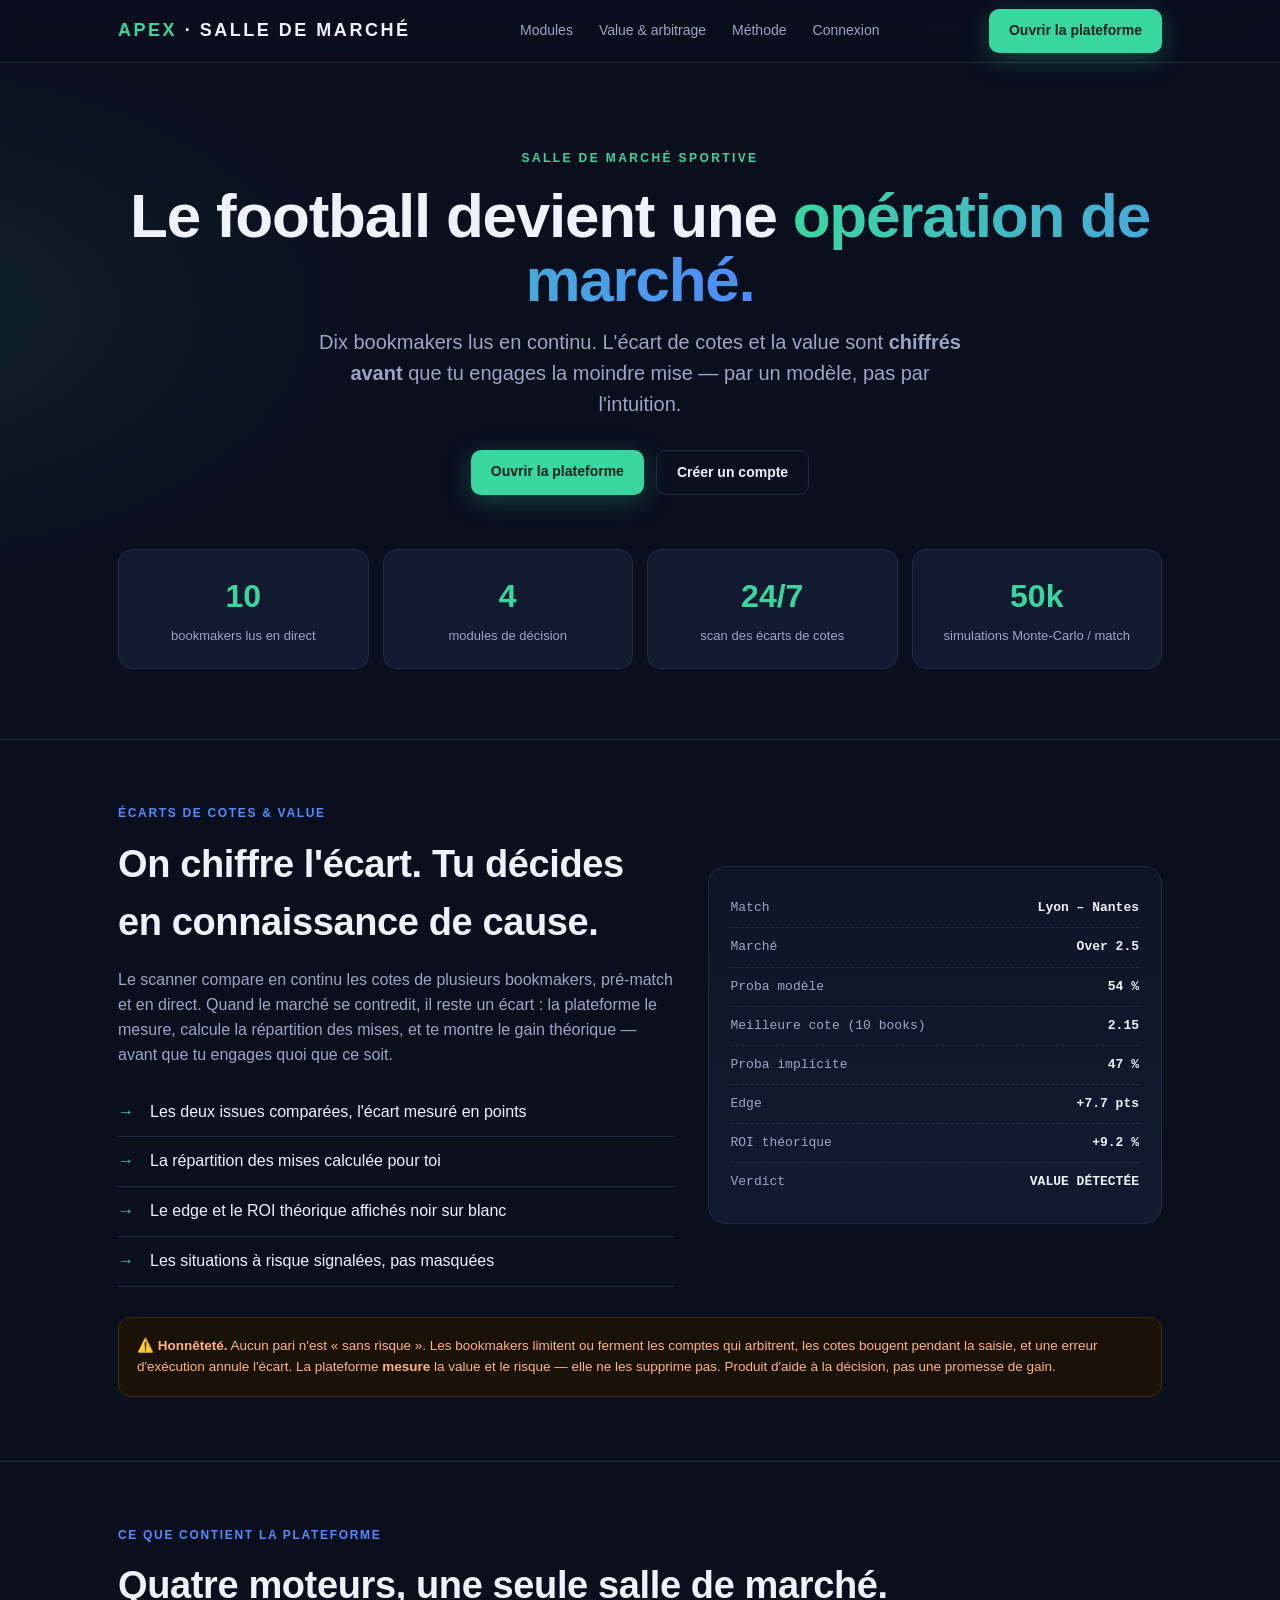
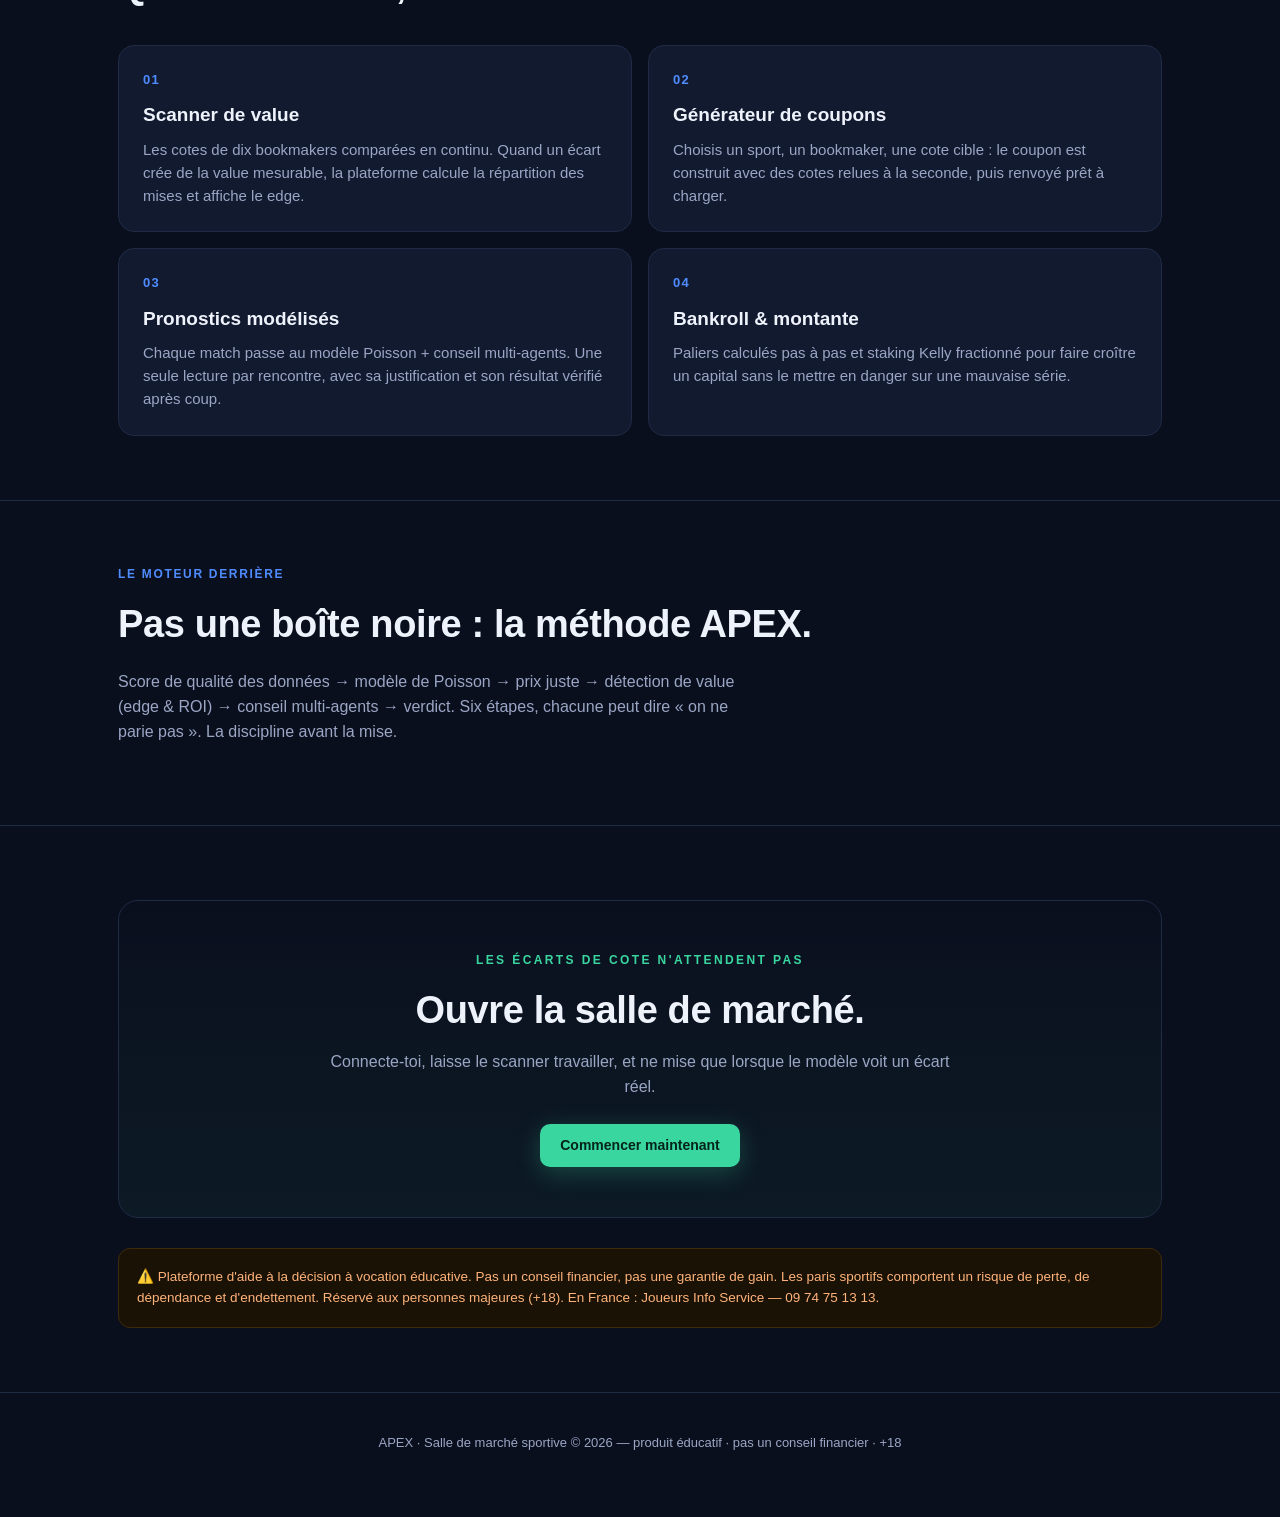
<file: platform/index.html>
<!doctype html>
<html lang="fr">
<head>
<meta charset="utf-8" />
<meta name="viewport" content="width=device-width, initial-scale=1" />
<title>APEX Salle de Marché</title>
<meta name="description" content="Salle de marché sportive APEX : dix bookmakers lus en continu, écarts de cotes et value chiffrés avant la mise. Modèle Poisson + conseil multi-agents. Produit éducatif, +18." />
<style>
  :root{
    --bg:#0a0f1e; --bg2:#0e1527; --card:#121a30; --line:#1f2a45;
    --fg:#eef2fb; --muted:#9aa6c4; --accent:#3ad6a0; --accent2:#4f8cff;
    --warn:#ffb37a;
  }
  :root:not([data-theme="light"]){ color-scheme:dark; }
  *{box-sizing:border-box}
  html{scroll-behavior:smooth}
  body{margin:0;background:
      radial-gradient(1200px 600px at 80% -10%, rgba(79,140,255,.14), transparent 60%),
      radial-gradient(900px 500px at -10% 10%, rgba(58,214,160,.10), transparent 55%),
      var(--bg);
    color:var(--fg);
    font-family:-apple-system,BlinkMacSystemFont,"Segoe UI",Roboto,Helvetica,Arial,sans-serif;
    line-height:1.55}
  .wrap{max-width:1080px;margin:0 auto;padding:0 18px}
  a{color:inherit;text-decoration:none}

  nav{position:sticky;top:0;z-index:20;backdrop-filter:blur(10px);
    background:rgba(10,15,30,.72);border-bottom:1px solid var(--line)}
  nav .wrap{display:flex;align-items:center;justify-content:space-between;height:62px}
  .brand{font-weight:800;letter-spacing:.14em;font-size:18px}
  .brand b{color:var(--accent)}
  .navlinks{display:flex;gap:26px;font-size:14px;color:var(--muted)}
  .navlinks a:hover{color:var(--fg)}
  @media(max-width:720px){.navlinks{display:none}}
  .btn{display:inline-block;background:var(--accent);color:#04231a;font-weight:800;
    padding:11px 20px;border-radius:10px;font-size:14px;transition:transform .12s,box-shadow .12s;
    box-shadow:0 6px 24px rgba(58,214,160,.25)}
  .btn:hover{transform:translateY(-2px);box-shadow:0 10px 30px rgba(58,214,160,.38)}
  .btn.ghost{background:transparent;border:1px solid var(--line);color:var(--fg);box-shadow:none}

  header.hero{padding:86px 0 60px;text-align:center}
  .eyebrow{color:var(--accent);font-weight:700;letter-spacing:.2em;text-transform:uppercase;font-size:12px}
  h1{font-size:clamp(34px,6.2vw,62px);line-height:1.04;margin:16px 0 14px;font-weight:800;letter-spacing:-.02em}
  h1 .g{background:linear-gradient(90deg,var(--accent),var(--accent2));-webkit-background-clip:text;background-clip:text;color:transparent}
  .lead{color:var(--muted);font-size:clamp(16px,2.4vw,20px);max-width:660px;margin:0 auto 30px}
  .hero-cta{display:flex;gap:12px;justify-content:center;flex-wrap:wrap}

  .stats{display:grid;grid-template-columns:repeat(4,1fr);gap:14px;margin:54px 0 10px}
  @media(max-width:720px){.stats{grid-template-columns:repeat(2,1fr)}}
  .stat{background:var(--card);border:1px solid var(--line);border-radius:14px;padding:22px 16px;text-align:center}
  .stat .v{font-size:32px;font-weight:800;color:var(--accent)}
  .stat .l{color:var(--muted);font-size:13px;margin-top:4px}

  section{padding:64px 0;border-top:1px solid var(--line)}
  .tag{color:var(--accent2);font-weight:700;letter-spacing:.14em;text-transform:uppercase;font-size:12px}
  h2{font-size:clamp(24px,4.4vw,38px);margin:12px 0 10px;font-weight:800;letter-spacing:-.01em}
  .section-lead{color:var(--muted);max-width:640px}

  .split{display:grid;grid-template-columns:1.1fr .9fr;gap:34px;align-items:center}
  @media(max-width:820px){.split{grid-template-columns:1fr}}
  .checks{list-style:none;padding:0;margin:20px 0 0}
  .checks li{padding:12px 0 12px 32px;position:relative;border-bottom:1px solid var(--line);color:var(--fg)}
  .checks li:before{content:"→";position:absolute;left:0;color:var(--accent);font-weight:800}
  .panel{background:linear-gradient(180deg,var(--bg2),var(--card));border:1px solid var(--line);
    border-radius:18px;padding:22px;font-family:"SF Mono",Menlo,Consolas,monospace;font-size:13px}
  .row{display:flex;justify-content:space-between;padding:9px 0;border-bottom:1px dashed var(--line);color:var(--muted)}
  .row b{color:var(--fg)}
  .pos{color:var(--accent)}

  .modules{display:grid;grid-template-columns:1fr 1fr;gap:16px;margin-top:30px}
  @media(max-width:720px){.modules{grid-template-columns:1fr}}
  .mod{background:var(--card);border:1px solid var(--line);border-radius:16px;padding:24px;transition:border-color .15s,transform .15s}
  .mod:hover{border-color:var(--accent);transform:translateY(-3px)}
  .mod .n{color:var(--accent2);font-weight:800;font-size:13px;letter-spacing:.1em}
  .mod h3{margin:10px 0 8px;font-size:19px}
  .mod p{margin:0;color:var(--muted);font-size:15px}

  .cta-band{text-align:center;background:linear-gradient(180deg,transparent,rgba(58,214,160,.06));border-radius:20px;padding:50px 20px;margin-top:10px;border:1px solid var(--line)}
  .disclaimer{background:#1a1205;border:1px solid #3d2a0a;border-radius:12px;padding:18px;color:var(--warn);font-size:13.5px;margin-top:30px}
  footer{padding:40px 0 64px;color:var(--muted);font-size:13px;text-align:center;border-top:1px solid var(--line)}
</style>
</head>
<body>

<nav><div class="wrap">
  <div class="brand"><b>APEX</b> · SALLE DE MARCHÉ</div>
  <div class="navlinks">
    <a href="#modules">Modules</a>
    <a href="#value">Value &amp; arbitrage</a>
    <a href="#methode">Méthode</a>
    <a href="/login">Connexion</a>
  </div>
  <a class="btn" href="/board">Ouvrir la plateforme</a>
</div></nav>

<header class="hero"><div class="wrap">
  <div class="eyebrow">Salle de marché sportive</div>
  <h1>Le football devient une <span class="g">opération de marché.</span></h1>
  <p class="lead">Dix bookmakers lus en continu. L'écart de cotes et la value sont
  <strong>chiffrés avant</strong> que tu engages la moindre mise — par un modèle, pas par l'intuition.</p>
  <div class="hero-cta">
    <a class="btn" href="/board">Ouvrir la plateforme</a>
    <a class="btn ghost" href="/account">Créer un compte</a>
  </div>

  <div class="stats">
    <div class="stat"><div class="v">10</div><div class="l">bookmakers lus en direct</div></div>
    <div class="stat"><div class="v">4</div><div class="l">modules de décision</div></div>
    <div class="stat"><div class="v">24/7</div><div class="l">scan des écarts de cotes</div></div>
    <div class="stat"><div class="v">50k</div><div class="l">simulations Monte-Carlo / match</div></div>
  </div>
</div></header>

<section id="value"><div class="wrap">
  <div class="split">
    <div>
      <div class="tag">Écarts de cotes &amp; value</div>
      <h2>On chiffre l'écart. Tu décides en connaissance de cause.</h2>
      <p class="section-lead">Le scanner compare en continu les cotes de plusieurs
      bookmakers, pré-match et en direct. Quand le marché se contredit, il reste un
      écart : la plateforme le mesure, calcule la répartition des mises, et te montre
      le gain théorique — avant que tu engages quoi que ce soit.</p>
      <ul class="checks">
        <li>Les deux issues comparées, l'écart mesuré en points</li>
        <li>La répartition des mises calculée pour toi</li>
        <li>Le edge et le ROI théorique affichés noir sur blanc</li>
        <li>Les situations à risque signalées, pas masquées</li>
      </ul>
    </div>
    <div class="panel">
      <div class="row"><span>Match</span><b>Lyon – Nantes</b></div>
      <div class="row"><span>Marché</span><b>Over 2.5</b></div>
      <div class="row"><span>Proba modèle</span><b>54 %</b></div>
      <div class="row"><span>Meilleure cote (10 books)</span><b>2.15</b></div>
      <div class="row"><span>Proba implicite</span><b>47 %</b></div>
      <div class="row"><span>Edge</span><b class="pos">+7.7 pts</b></div>
      <div class="row"><span>ROI théorique</span><b class="pos">+9.2 %</b></div>
      <div class="row" style="border:none"><span>Verdict</span><b class="pos">VALUE DÉTECTÉE</b></div>
    </div>
  </div>
  <div class="disclaimer">
    ⚠️ <strong>Honnêteté.</strong> Aucun pari n'est « sans risque ». Les bookmakers
    limitent ou ferment les comptes qui arbitrent, les cotes bougent pendant la saisie,
    et une erreur d'exécution annule l'écart. La plateforme <strong>mesure</strong> la
    value et le risque — elle ne les supprime pas. Produit d'aide à la décision, pas une
    promesse de gain.
  </div>
</div></section>

<section id="modules"><div class="wrap">
  <div class="tag">Ce que contient la plateforme</div>
  <h2>Quatre moteurs, une seule salle de marché.</h2>
  <div class="modules">
    <div class="mod"><div class="n">01</div><h3>Scanner de value</h3>
      <p>Les cotes de dix bookmakers comparées en continu. Quand un écart crée de la
      value mesurable, la plateforme calcule la répartition des mises et affiche le edge.</p></div>
    <div class="mod"><div class="n">02</div><h3>Générateur de coupons</h3>
      <p>Choisis un sport, un bookmaker, une cote cible : le coupon est construit avec
      des cotes relues à la seconde, puis renvoyé prêt à charger.</p></div>
    <div class="mod"><div class="n">03</div><h3>Pronostics modélisés</h3>
      <p>Chaque match passe au modèle Poisson + conseil multi-agents. Une seule lecture
      par rencontre, avec sa justification et son résultat vérifié après coup.</p></div>
    <div class="mod"><div class="n">04</div><h3>Bankroll &amp; montante</h3>
      <p>Paliers calculés pas à pas et staking Kelly fractionné pour faire croître un
      capital sans le mettre en danger sur une mauvaise série.</p></div>
  </div>
</div></section>

<section id="methode"><div class="wrap">
  <div class="tag">Le moteur derrière</div>
  <h2>Pas une boîte noire : la méthode APEX.</h2>
  <p class="section-lead">Score de qualité des données → modèle de Poisson → prix juste
  → détection de value (edge &amp; ROI) → conseil multi-agents → verdict. Six étapes,
  chacune peut dire « on ne parie pas ». La discipline avant la mise.</p>
</div></section>

<section id="start"><div class="wrap">
  <div class="cta-band">
    <div class="eyebrow">Les écarts de cote n'attendent pas</div>
    <h2>Ouvre la salle de marché.</h2>
    <p class="section-lead" style="margin:0 auto 24px">Connecte-toi, laisse le scanner
    travailler, et ne mise que lorsque le modèle voit un écart réel.</p>
    <a class="btn" href="/account">Commencer maintenant</a>
  </div>
  <div class="disclaimer">
    ⚠️ Plateforme d'aide à la décision à vocation éducative. Pas un conseil financier,
    pas une garantie de gain. Les paris sportifs comportent un risque de perte, de
    dépendance et d'endettement. Réservé aux personnes majeures (+18). En France :
    Joueurs Info Service — 09 74 75 13 13.
  </div>
</div></section>

<footer><div class="wrap">
  APEX · Salle de marché sportive © 2026 — produit éducatif · pas un conseil financier · +18
</div></footer>

</body>
</html>
</file>
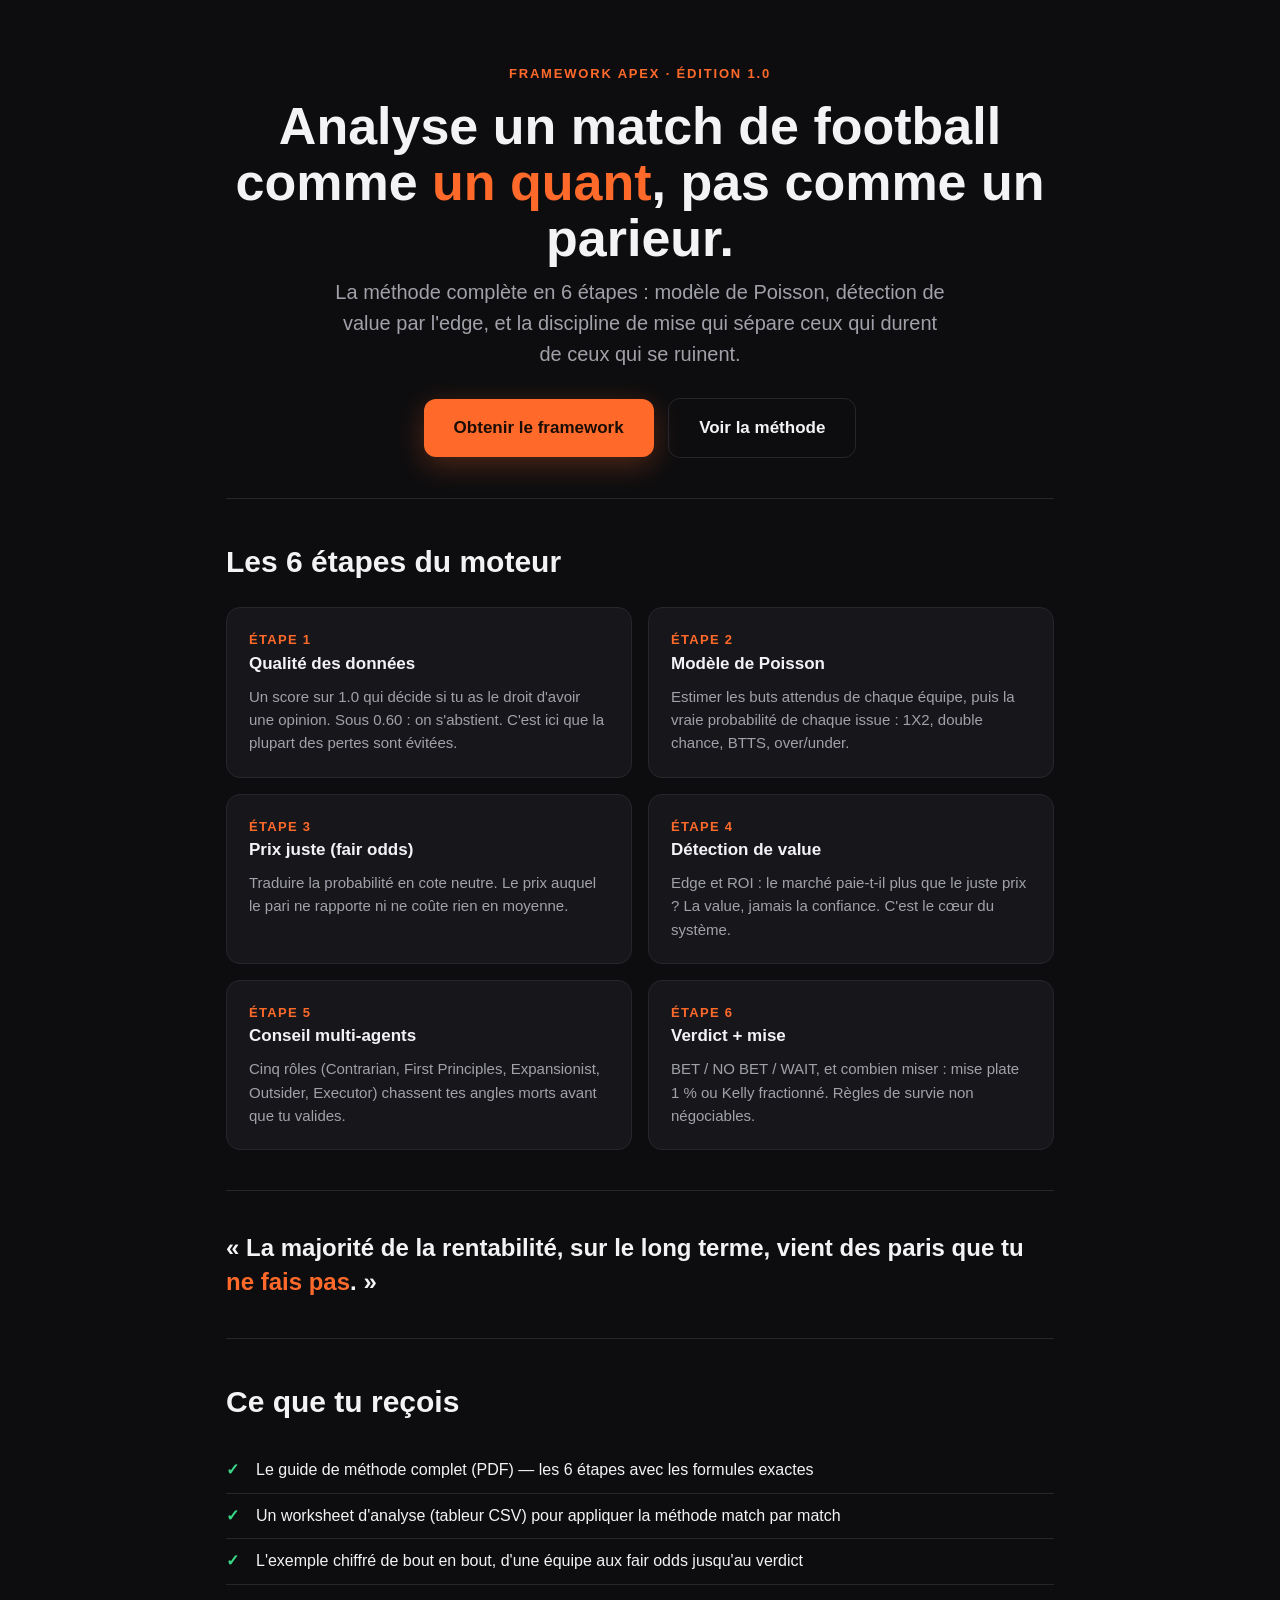
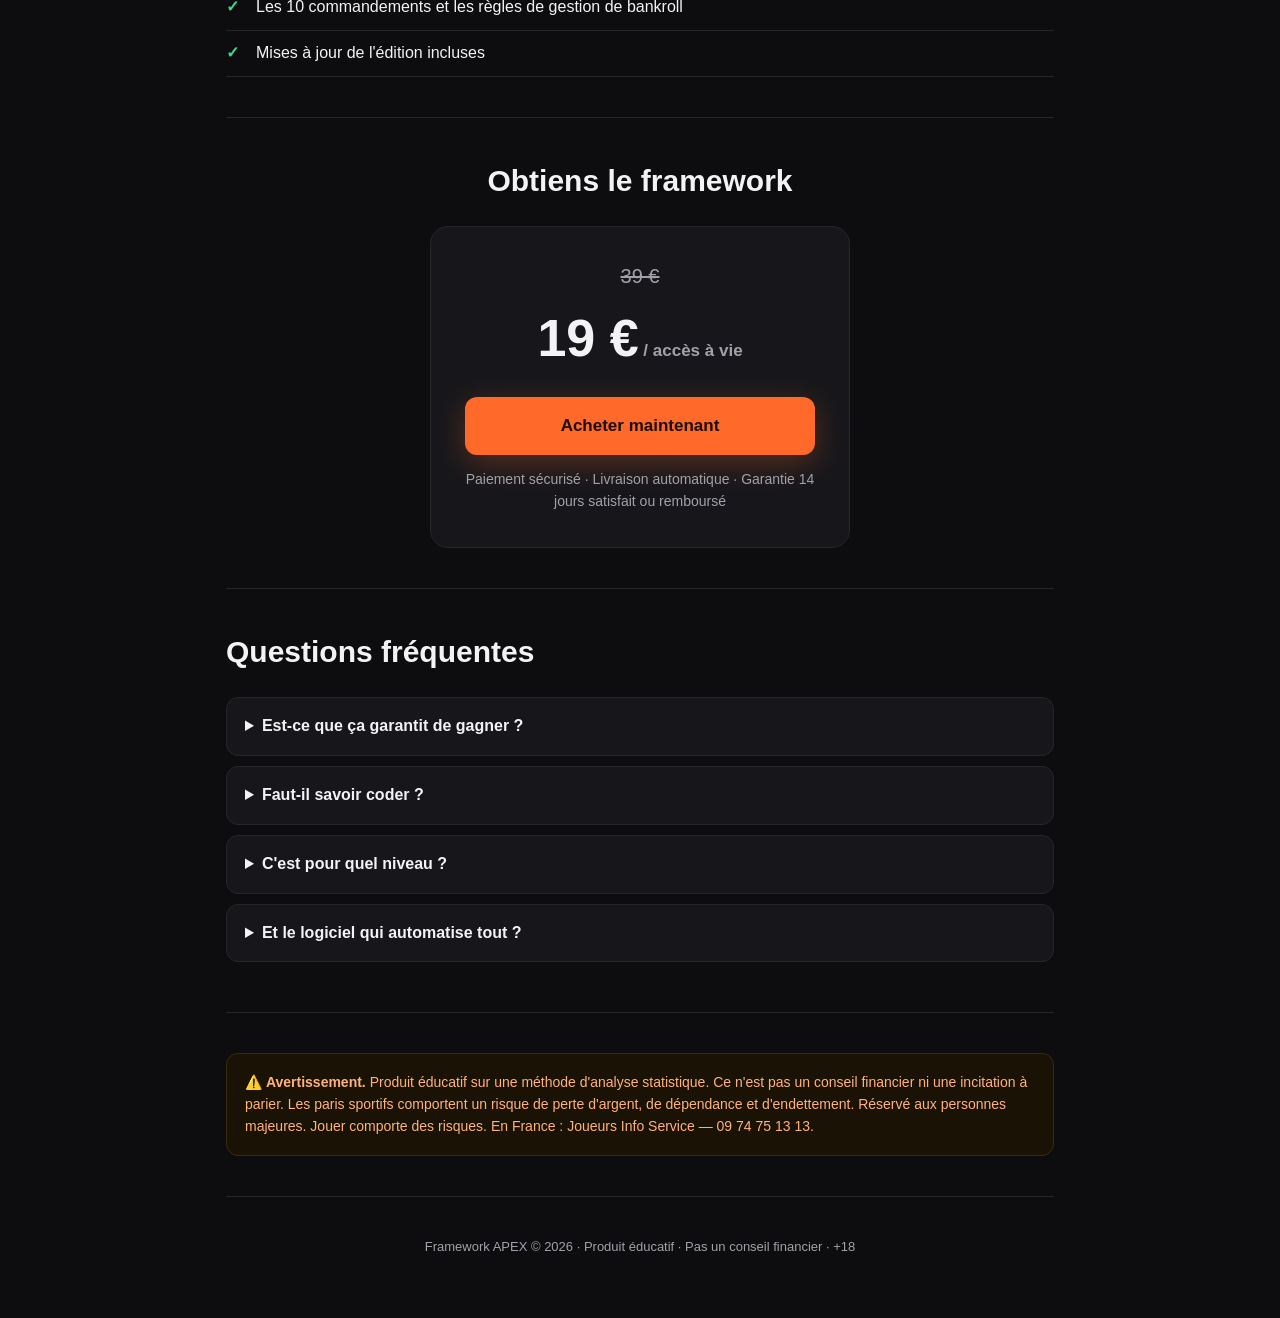
<file: product/sales-page/index.html>
<!doctype html>
<html lang="fr">
<head>
<meta charset="utf-8" />
<meta name="viewport" content="width=device-width, initial-scale=1" />
<title>Framework APEX — Analyse football</title>
<meta name="description" content="La méthode quantitative pour analyser un match de football : modèle de Poisson, détection de value, discipline de mise. Produit éducatif." />
<style>
  :root{
    --bg:#0d0d0f; --card:#17171b; --line:#26262c; --fg:#f3f3f5;
    --muted:#a1a1aa; --accent:#ff6a2b; --accent2:#ffb37a; --ok:#39d98a;
  }
  *{box-sizing:border-box}
  body{margin:0;background:var(--bg);color:var(--fg);
    font-family:-apple-system,BlinkMacSystemFont,"Segoe UI",Roboto,Helvetica,Arial,sans-serif;
    line-height:1.55;-webkit-font-smoothing:antialiased}
  .wrap{max-width:860px;margin:0 auto;padding:0 16px}
  header{padding:64px 0 40px;text-align:center}
  .kicker{color:var(--accent);font-weight:700;letter-spacing:.14em;text-transform:uppercase;font-size:13px}
  h1{font-size:clamp(30px,6vw,52px);line-height:1.08;margin:14px 0 10px;font-weight:800}
  h1 .hl{color:var(--accent)}
  .sub{color:var(--muted);font-size:clamp(16px,2.6vw,20px);max-width:620px;margin:0 auto}
  .cta{display:inline-block;margin-top:28px;background:var(--accent);color:#1a0d05;
    font-weight:800;text-decoration:none;padding:16px 30px;border-radius:12px;font-size:17px;
    transition:transform .12s ease,box-shadow .12s ease;box-shadow:0 8px 30px rgba(255,106,43,.28)}
  .cta:hover{transform:translateY(-2px);box-shadow:0 12px 38px rgba(255,106,43,.4)}
  .cta.secondary{background:transparent;color:var(--fg);border:1px solid var(--line);box-shadow:none;margin-left:10px}
  section{padding:40px 0;border-top:1px solid var(--line)}
  h2{font-size:clamp(22px,4vw,30px);margin:0 0 22px;font-weight:800}
  .grid{display:grid;grid-template-columns:1fr 1fr;gap:16px}
  @media(max-width:620px){.grid{grid-template-columns:1fr}}
  .card{background:var(--card);border:1px solid var(--line);border-radius:14px;padding:22px}
  .card h3{margin:0 0 8px;font-size:17px}
  .card p{margin:0;color:var(--muted);font-size:15px}
  .num{color:var(--accent);font-weight:800;font-size:13px;letter-spacing:.1em}
  ul.clean{list-style:none;padding:0;margin:0}
  ul.clean li{padding:10px 0 10px 30px;position:relative;border-bottom:1px solid var(--line)}
  ul.clean li:before{content:"✓";position:absolute;left:0;color:var(--ok);font-weight:800}
  .price-box{background:var(--card);border:1px solid var(--line);border-radius:18px;padding:34px;text-align:center;max-width:420px;margin:0 auto}
  .price{font-size:52px;font-weight:800;margin:6px 0}
  .price small{font-size:17px;color:var(--muted);font-weight:600}
  .was{color:var(--muted);text-decoration:line-through;font-size:20px}
  .guarantee{color:var(--muted);font-size:14px;margin-top:14px}
  details{background:var(--card);border:1px solid var(--line);border-radius:12px;padding:16px 18px;margin-bottom:10px}
  summary{cursor:pointer;font-weight:700}
  details p{color:var(--muted);margin:10px 0 0}
  .disclaimer{background:#1a1205;border:1px solid #3d2a0a;border-radius:12px;padding:18px;color:var(--accent2);font-size:14px}
  footer{padding:40px 0 60px;color:var(--muted);font-size:13px;text-align:center;border-top:1px solid var(--line)}
  .quote{font-size:clamp(18px,3vw,24px);font-weight:600;line-height:1.4}
  .quote span{color:var(--accent)}
</style>
</head>
<body>
<div class="wrap">

  <header>
    <div class="kicker">Framework APEX · Édition 1.0</div>
    <h1>Analyse un match de football comme <span class="hl">un quant</span>, pas comme un parieur.</h1>
    <p class="sub">La méthode complète en 6 étapes : modèle de Poisson, détection de value par l'edge, et la discipline de mise qui sépare ceux qui durent de ceux qui se ruinent.</p>
    <a class="cta" href="#acheter">Obtenir le framework</a>
    <a class="cta secondary" href="#methode">Voir la méthode</a>
  </header>

  <section id="methode">
    <h2>Les 6 étapes du moteur</h2>
    <div class="grid">
      <div class="card"><div class="num">ÉTAPE 1</div><h3>Qualité des données</h3><p>Un score sur 1.0 qui décide si tu as le droit d'avoir une opinion. Sous 0.60 : on s'abstient. C'est ici que la plupart des pertes sont évitées.</p></div>
      <div class="card"><div class="num">ÉTAPE 2</div><h3>Modèle de Poisson</h3><p>Estimer les buts attendus de chaque équipe, puis la vraie probabilité de chaque issue : 1X2, double chance, BTTS, over/under.</p></div>
      <div class="card"><div class="num">ÉTAPE 3</div><h3>Prix juste (fair odds)</h3><p>Traduire la probabilité en cote neutre. Le prix auquel le pari ne rapporte ni ne coûte rien en moyenne.</p></div>
      <div class="card"><div class="num">ÉTAPE 4</div><h3>Détection de value</h3><p>Edge et ROI : le marché paie-t-il plus que le juste prix ? La value, jamais la confiance. C'est le cœur du système.</p></div>
      <div class="card"><div class="num">ÉTAPE 5</div><h3>Conseil multi-agents</h3><p>Cinq rôles (Contrarian, First Principles, Expansionist, Outsider, Executor) chassent tes angles morts avant que tu valides.</p></div>
      <div class="card"><div class="num">ÉTAPE 6</div><h3>Verdict + mise</h3><p>BET / NO BET / WAIT, et combien miser : mise plate 1 % ou Kelly fractionné. Règles de survie non négociables.</p></div>
    </div>
  </section>

  <section>
    <div class="quote">« La majorité de la rentabilité, sur le long terme, vient des paris que tu <span>ne fais pas</span>. »</div>
  </section>

  <section>
    <h2>Ce que tu reçois</h2>
    <ul class="clean">
      <li>Le guide de méthode complet (PDF) — les 6 étapes avec les formules exactes</li>
      <li>Un worksheet d'analyse (tableur CSV) pour appliquer la méthode match par match</li>
      <li>L'exemple chiffré de bout en bout, d'une équipe aux fair odds jusqu'au verdict</li>
      <li>Les 10 commandements et les règles de gestion de bankroll</li>
      <li>Mises à jour de l'édition incluses</li>
    </ul>
  </section>

  <section id="acheter">
    <h2 style="text-align:center">Obtiens le framework</h2>
    <div class="price-box">
      <div class="was">39 €</div>
      <div class="price">19 €<small> / accès à vie</small></div>
      <!-- REMPLACE l'URL ci-dessous par ton lien de produit Gumroad / Stripe Payment Link -->
      <a class="cta" style="display:block;margin-top:18px" href="https://TON-COMPTE.gumroad.com/l/apex-framework" target="_blank" rel="noopener">Acheter maintenant</a>
      <div class="guarantee">Paiement sécurisé · Livraison automatique · Garantie 14 jours satisfait ou remboursé</div>
    </div>
  </section>

  <section>
    <h2>Questions fréquentes</h2>
    <details><summary>Est-ce que ça garantit de gagner ?</summary><p>Non, et méfie-toi de quiconque le promet. C'est une méthode d'analyse et de discipline. Aucune méthode ne garantit un gain ; les paris comportent un risque réel de perte.</p></details>
    <details><summary>Faut-il savoir coder ?</summary><p>Non. Le guide s'applique à la main ou dans un tableur. Les formules sont données explicitement.</p></details>
    <details><summary>C'est pour quel niveau ?</summary><p>Débutant discipliné à intermédiaire. Si tu paries au feeling, c'est fait pour toi. Si tu es déjà quant pro, tu connais sans doute déjà l'essentiel.</p></details>
    <details><summary>Et le logiciel qui automatise tout ?</summary><p>Il existe (APEX Football Council Analyzer). Le guide enseigne la méthode ; l'outil l'automatise. Les deux sont complémentaires.</p></details>
  </section>

  <section>
    <div class="disclaimer">
      ⚠️ <strong>Avertissement.</strong> Produit éducatif sur une méthode d'analyse statistique. Ce n'est pas un conseil financier ni une incitation à parier. Les paris sportifs comportent un risque de perte d'argent, de dépendance et d'endettement. Réservé aux personnes majeures. Jouer comporte des risques. En France : Joueurs Info Service — 09 74 75 13 13.
    </div>
  </section>

  <footer>
    Framework APEX © 2026 · Produit éducatif · Pas un conseil financier · +18
  </footer>

</div>
</body>
</html>
</file>
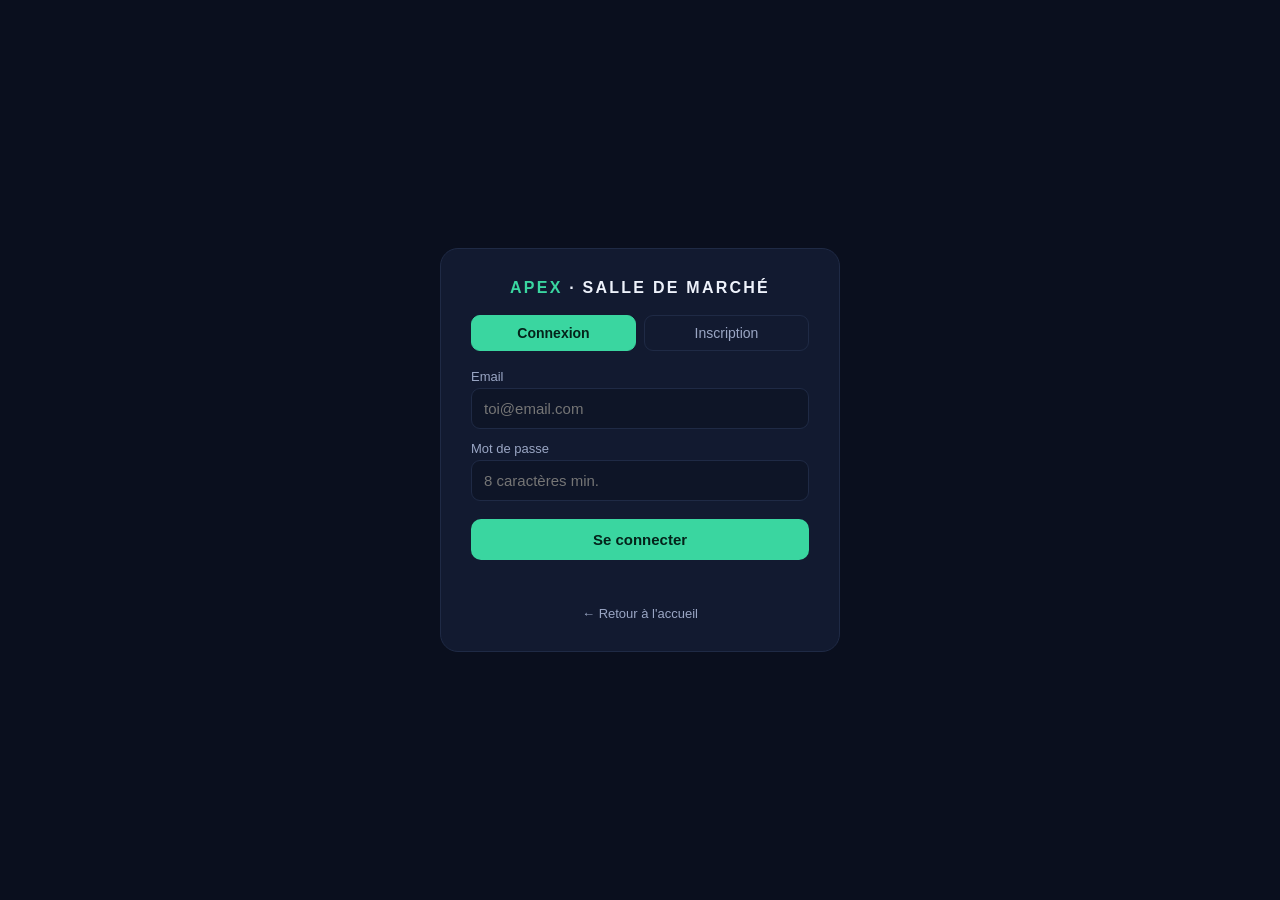
<file: platform/login.html>
<!doctype html>
<html lang="fr">
<head>
<meta charset="utf-8" /><meta name="viewport" content="width=device-width, initial-scale=1" />
<title>APEX Connexion</title>
<meta name="description" content="Connexion et inscription à la plateforme APEX." />
<style>
  :root{--bg:#0a0f1e;--card:#121a30;--line:#1f2a45;--fg:#eef2fb;--muted:#9aa6c4;--accent:#3ad6a0;--bad:#ff6b6b}
  :root:not([data-theme="light"]){color-scheme:dark}
  *{box-sizing:border-box}
  body{margin:0;min-height:100vh;background:var(--bg);color:var(--fg);display:flex;align-items:center;justify-content:center;
    font-family:-apple-system,BlinkMacSystemFont,"Segoe UI",Roboto,Helvetica,Arial,sans-serif;padding:20px}
  .box{width:100%;max-width:400px;background:var(--card);border:1px solid var(--line);border-radius:18px;padding:30px}
  .brand{font-weight:800;letter-spacing:.14em;text-align:center;margin-bottom:6px}.brand b{color:var(--accent)}
  .tabs{display:flex;gap:8px;margin:18px 0}
  .tab{flex:1;text-align:center;padding:9px;border-radius:9px;border:1px solid var(--line);cursor:pointer;font-size:14px;color:var(--muted)}
  .tab.on{background:var(--accent);color:#04231a;font-weight:800;border-color:var(--accent)}
  label{display:block;font-size:13px;color:var(--muted);margin:12px 0 4px}
  input{width:100%;background:#0e1527;border:1px solid var(--line);color:var(--fg);border-radius:9px;padding:11px 12px;font-size:15px}
  button.go{width:100%;margin-top:18px;background:var(--accent);color:#04231a;border:none;border-radius:10px;padding:12px;font-weight:800;cursor:pointer;font-size:15px}
  .msg{margin-top:12px;font-size:13px;min-height:18px}.msg.err{color:var(--bad)}.msg.ok{color:var(--accent)}
  .back{display:block;text-align:center;margin-top:16px;color:var(--muted);font-size:13px;text-decoration:none}
</style>
</head>
<body>
<div class="box">
  <div class="brand"><b>APEX</b> · SALLE DE MARCHÉ</div>
  <div class="tabs">
    <div class="tab on" id="tLogin">Connexion</div>
    <div class="tab" id="tReg">Inscription</div>
  </div>
  <label>Email</label><input id="email" type="email" autocomplete="email" placeholder="toi@email.com">
  <label>Mot de passe</label><input id="pass" type="password" autocomplete="current-password" placeholder="8 caractères min.">
  <button class="go" id="go">Se connecter</button>
  <div class="msg" id="msg"></div>
  <a class="back" href="/platform">← Retour à l'accueil</a>
</div>
<script>
let mode="login";
const msg=document.getElementById("msg");
function setMode(m){ mode=m;
  document.getElementById("tLogin").classList.toggle("on",m==="login");
  document.getElementById("tReg").classList.toggle("on",m==="reg");
  document.getElementById("go").textContent = m==="login"?"Se connecter":"Créer mon compte";
  msg.textContent="";
}
document.getElementById("tLogin").onclick=()=>setMode("login");
document.getElementById("tReg").onclick=()=>setMode("reg");
document.getElementById("go").onclick=async()=>{
  const email=document.getElementById("email").value.trim();
  const password=document.getElementById("pass").value;
  msg.className="msg"; msg.textContent="…";
  try{
    const res=await fetch(`/api/${mode==="login"?"login":"register"}`,{method:"POST",
      headers:{"Content-Type":"application/json"},body:JSON.stringify({email,password})});
    const d=await res.json();
    if(!res.ok){ msg.className="msg err"; msg.textContent=d.detail||"Erreur."; return; }
    msg.className="msg ok"; msg.textContent="OK, redirection…";
    location.href="/account";
  }catch(e){ msg.className="msg err"; msg.textContent="Serveur injoignable."; }
};
</script>
</body>
</html>
</file>
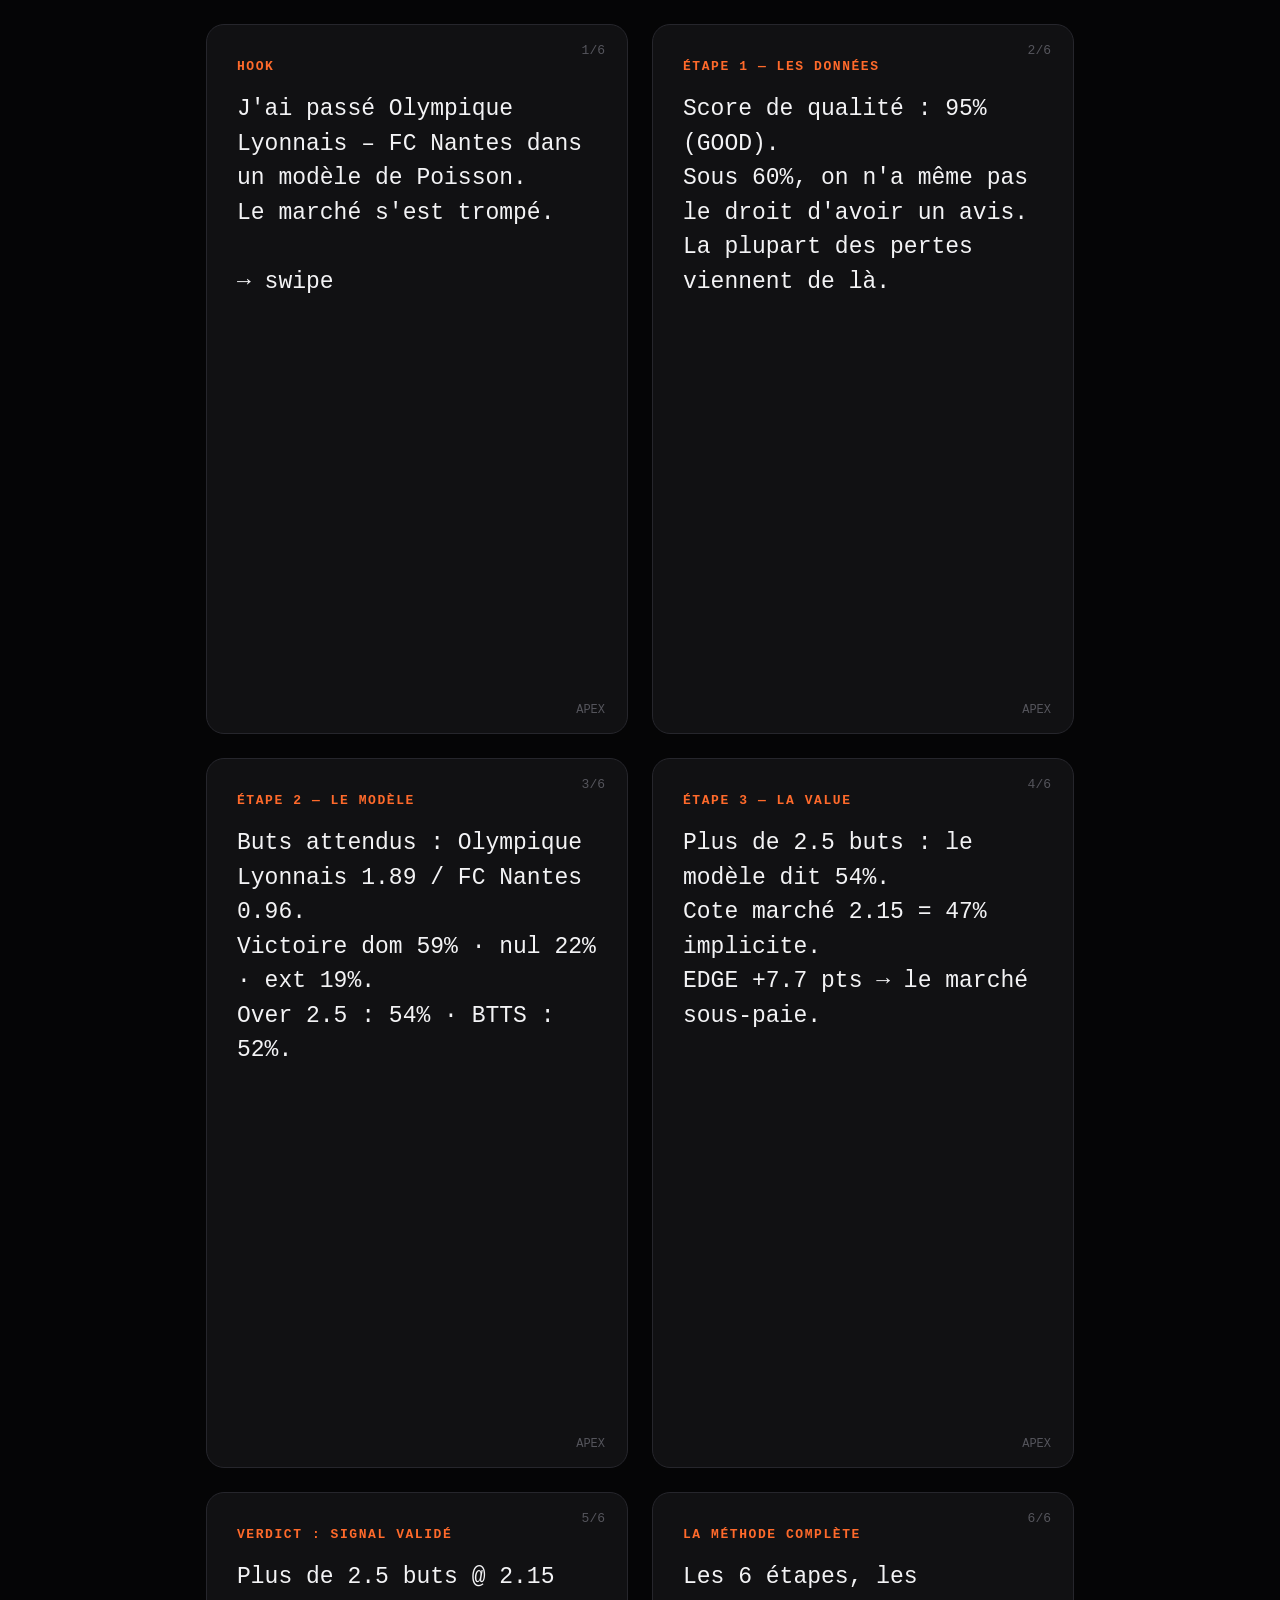
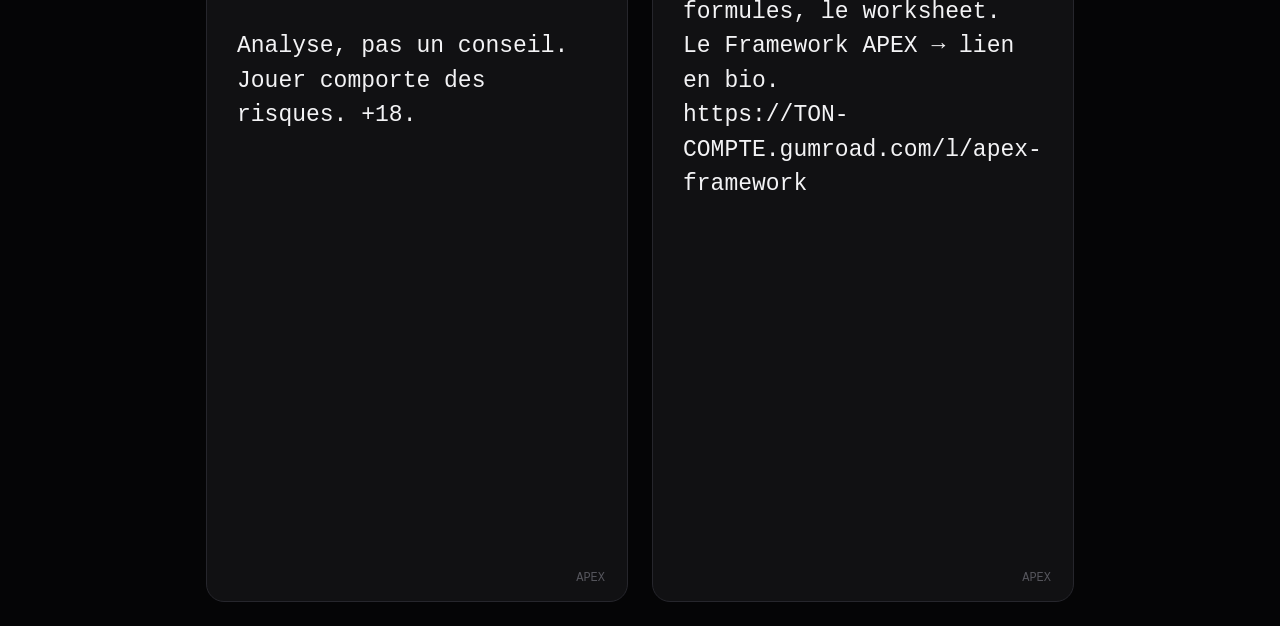
<file: product/traffic-engine/demo-slides.html>
<!doctype html>
<html lang="fr"><head><meta charset="utf-8">
<meta name="viewport" content="width=device-width, initial-scale=1">
<title>Slides Olympique Lyonnais – FC Nantes</title>
<style>
  body{margin:0;background:#050506;font-family:"Courier New",monospace;
    display:flex;flex-wrap:wrap;gap:24px;padding:24px;justify-content:center}
  .slide{width:360px;height:640px;background:#111113;border:1px solid #26262c;
    border-radius:18px;padding:34px 30px;color:#f3f3f5;display:flex;flex-direction:column;
    position:relative;overflow:hidden}
  .tag{color:#ff6a2b;font-weight:700;letter-spacing:.12em;font-size:13px;margin-bottom:18px}
  .body{font-size:23px;line-height:1.5;white-space:pre-wrap;flex:1}
  .wm{position:absolute;bottom:16px;right:22px;color:#55555c;font-size:12px}
  .n{position:absolute;top:18px;right:22px;color:#55555c;font-size:13px}
  @media print{body{background:#050506}}
</style></head><body>
<div class="slide"><div class="n">1/6</div><div class="tag">HOOK</div><div class="body">J&#x27;ai passé Olympique Lyonnais – FC Nantes dans un modèle de Poisson.
Le marché s&#x27;est trompé.

→ swipe</div><div class="wm">APEX</div></div>
<div class="slide"><div class="n">2/6</div><div class="tag">ÉTAPE 1 — LES DONNÉES</div><div class="body">Score de qualité : 95% (GOOD).
Sous 60%, on n&#x27;a même pas le droit d&#x27;avoir un avis.
La plupart des pertes viennent de là.</div><div class="wm">APEX</div></div>
<div class="slide"><div class="n">3/6</div><div class="tag">ÉTAPE 2 — LE MODÈLE</div><div class="body">Buts attendus : Olympique Lyonnais 1.89 / FC Nantes 0.96.
Victoire dom 59% · nul 22% · ext 19%.
Over 2.5 : 54% · BTTS : 52%.</div><div class="wm">APEX</div></div>
<div class="slide"><div class="n">4/6</div><div class="tag">ÉTAPE 3 — LA VALUE</div><div class="body">Plus de 2.5 buts : le modèle dit 54%.
Cote marché 2.15 = 47% implicite.
EDGE +7.7 pts → le marché sous-paie.</div><div class="wm">APEX</div></div>
<div class="slide"><div class="n">5/6</div><div class="tag">VERDICT : SIGNAL VALIDÉ</div><div class="body">Plus de 2.5 buts @ 2.15

Analyse, pas un conseil. Jouer comporte des risques. +18.</div><div class="wm">APEX</div></div>
<div class="slide"><div class="n">6/6</div><div class="tag">LA MÉTHODE COMPLÈTE</div><div class="body">Les 6 étapes, les formules, le worksheet.
Le Framework APEX → lien en bio.
https://TON-COMPTE.gumroad.com/l/apex-framework</div><div class="wm">APEX</div></div>
</body></html>
</file>
